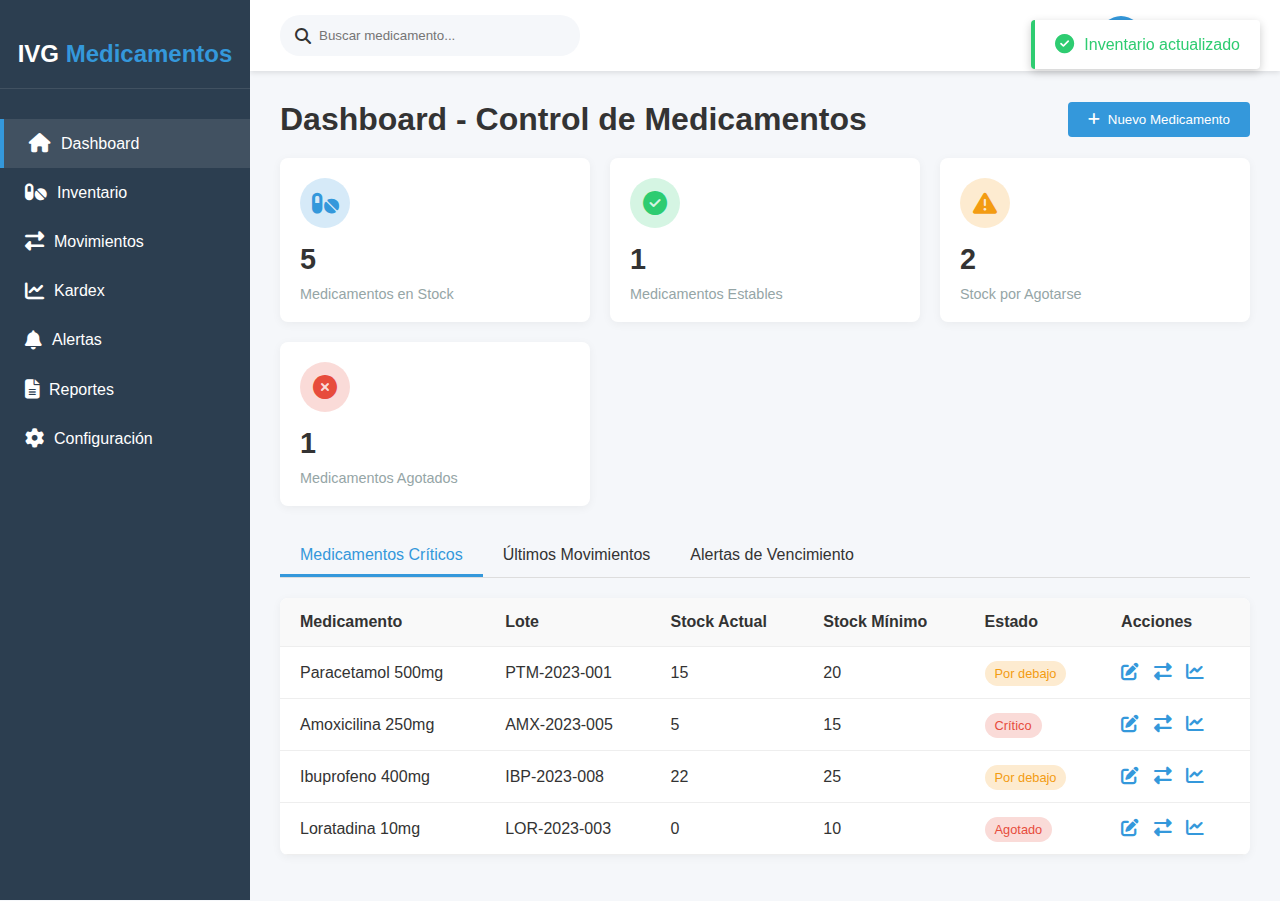
<file: index.html>
<!DOCTYPE html>
<html lang="es">
<head>
    <meta charset="UTF-8">
    <meta name="viewport" content="width=device-width, initial-scale=1.0">
    <title>Sistema de Control de Medicamentos - IVG</title>
    <link rel="stylesheet" href="https://cdnjs.cloudflare.com/ajax/libs/font-awesome/6.4.0/css/all.min.css">
    <link rel="stylesheet" href="style.css">
</head>
<body>
    <!-- Sidebar -->
    <div class="sidebar">
        <div class="logo">
            <h2>IVG <span>Medicamentos</span></h2>
        </div>
        <div class="menu">
            <div class="menu-item active" data-target="dashboard">
                <i class="fas fa-home"></i>
                <span>Dashboard</span>
            </div>
            <div class="menu-item" data-target="inventory">
                <i class="fas fa-pills"></i>
                <span>Inventario</span>
            </div>
            <div class="menu-item" data-target="movements">
                <i class="fas fa-exchange-alt"></i>
                <span>Movimientos</span>
            </div>
            <div class="menu-item" data-target="kardex">
                <i class="fas fa-chart-line"></i>
                <span>Kardex</span>
            </div>
            <div class="menu-item" data-target="alerts">
                <i class="fas fa-bell"></i>
                <span>Alertas</span>
            </div>
            <div class="menu-item" data-target="reports">
                <i class="fas fa-file-alt"></i>
                <span>Reportes</span>
            </div>
            <div class="menu-item" data-target="settings">
                <i class="fas fa-cog"></i>
                <span>Configuración</span>
            </div>
        </div>
    </div>

    <!-- Main Content -->
    <div class="main-content">
        <!-- Header -->
        <div class="header">
            <div style="display: flex; align-items: center;">
                <button class="menu-toggle">
                    <i class="fas fa-bars"></i>
                </button>
                <div class="search-bar">
                    <i class="fas fa-search"></i>
                    <input type="text" placeholder="Buscar medicamento...">
                </div>
            </div>
            <div class="user-info">
                <i class="fas fa-bell" style="margin-right: 20px; color: #777; cursor: pointer;"></i>
                <img src="[data-uri]" alt="User">
                <div>
                    <div style="font-weight: 500;">Administrador</div>
                    <div style="font-size: 0.8rem; color: #777;">Tópico IVG</div>
                </div>
            </div>
        </div>

        <!-- Content Area -->
        <div class="content">
            <!-- Dashboard Section -->
            <div class="page-section active" id="dashboard">
                <div class="page-title">
                    <h1>Dashboard - Control de Medicamentos</h1>
                    <button class="btn btn-primary" id="addMedicationBtn">
                        <i class="fas fa-plus"></i> Nuevo Medicamento
                    </button>
                </div>

                <!-- Stats Cards -->
                <div class="card-container">
                    <div class="card">
                        <div class="card-icon bg-primary">
                            <i class="fas fa-pills"></i>
                        </div>
                        <h3 id="total-medicamentos">0</h3>
                        <p>Medicamentos en Stock</p>
                    </div>
                    <div class="card">
                        <div class="card-icon bg-success">
                            <i class="fas fa-check-circle"></i>
                        </div>
                        <h3 id="medicamentos-estables">0</h3>
                        <p>Medicamentos Estables</p>
                    </div>
                    <div class="card">
                        <div class="card-icon bg-warning">
                            <i class="fas fa-exclamation-triangle"></i>
                        </div>
                        <h3 id="stock-bajo">0</h3>
                        <p>Stock por Agotarse</p>
                    </div>
                    <div class="card">
                        <div class="card-icon bg-danger">
                            <i class="fas fa-times-circle"></i>
                        </div>
                        <h3 id="medicamentos-agotados">0</h3>
                        <p>Medicamentos Agotados</p>
                    </div>
                </div>

                <!-- Tabs -->
                <div class="tabs">
                    <div class="tab active" data-tab="critical">Medicamentos Críticos</div>
                    <div class="tab" data-tab="movements">Últimos Movimientos</div>
                    <div class="tab" data-tab="expiration">Alertas de Vencimiento</div>
                </div>

                <!-- Critical Tab Content -->
                <div class="tab-content active" data-tab-content="critical">
                    <div class="table-container">
                        <table>
                            <thead>
                                <tr>
                                    <th>Medicamento</th>
                                    <th>Lote</th>
                                    <th>Stock Actual</th>
                                    <th>Stock Mínimo</th>
                                    <th>Estado</th>
                                    <th>Acciones</th>
                                </tr>
                            </thead>
                            <tbody id="critical-medications">
                                <!-- Los medicamentos críticos se cargarán aquí -->
                            </tbody>
                        </table>
                    </div>
                </div>

                <!-- Movements Tab Content -->
                <div class="tab-content" data-tab-content="movements">
                    <div class="table-container">
                        <table>
                            <thead>
                                <tr>
                                    <th>Fecha</th>
                                    <th>Medicamento</th>
                                    <th>Tipo</th>
                                    <th>Cantidad</th>
                                    <th>Usuario</th>
                                </tr>
                            </thead>
                            <tbody id="recent-movements">
                                <!-- Los movimientos recientes se cargarán aquí -->
                            </tbody>
                        </table>
                    </div>
                </div>

                <!-- Expiration Tab Content -->
                <div class="tab-content" data-tab-content="expiration">
                    <div class="table-container">
                        <table>
                            <thead>
                                <tr>
                                    <th>Medicamento</th>
                                    <th>Lote</th>
                                    <th>Fecha Vencimiento</th>
                                    <th>Días Restantes</th>
                                    <th>Estado</th>
                                </tr>
                            </thead>
                            <tbody id="expiring-medications">
                                <!-- Los medicamentos por vencer se cargarán aquí -->
                            </tbody>
                        </table>
                    </div>
                </div>
            </div>

            <!-- Inventory Section -->
            <div class="page-section" id="inventory">
                <div class="page-title">
                    <h1>Gestión de Inventario</h1>
                    <button class="btn btn-primary" id="refreshInventoryBtn">
                        <i class="fas fa-sync-alt"></i> Actualizar Inventario
                    </button>
                </div>
                
                <!-- Filtros de Inventario -->
                <div class="form-container">
                    <div class="form-row">
                        <div class="form-group">
                            <label for="filter-category">Filtrar por Categoría</label>
                            <select id="filter-category" class="form-control">
                                <option value="">Todas las categorías</option>
                                <option value="analgesico">Analgésico</option>
                                <option value="antibiotico">Antibiótico</option>
                                <option value="antihistaminico">Antihistamínico</option>
                                <option value="antiinflamatorio">Antiinflamatorio</option>
                                <option value="otros">Otros</option>
                            </select>
                        </div>
                        <div class="form-group">
                            <label for="filter-status">Filtrar por Estado</label>
                            <select id="filter-status" class="form-control">
                                <option value="">Todos los estados</option>
                                <option value="estable">Estable</option>
                                <option value="bajo">Stock Bajo</option>
                                <option value="critico">Crítico</option>
                                <option value="agotado">Agotado</option>
                            </select>
                        </div>
                        <div class="form-group">
                            <label for="search-inventory">Buscar Medicamento</label>
                            <input type="text" id="search-inventory" class="form-control" placeholder="Nombre o lote...">
                        </div>
                    </div>
                    <button class="btn btn-primary" id="applyFiltersBtn">Aplicar Filtros</button>
                    <button class="btn" id="clearFiltersBtn" style="margin-left: 10px;">Limpiar Filtros</button>
                </div>
                
                <!-- Tabla de Inventario -->
                <div class="table-container">
                    <table>
                        <thead>
                            <tr>
                                <th>Nombre</th>
                                <th>Lote</th>
                                <th>Categoría</th>
                                <th>Stock Actual</th>
                                <th>Stock Mínimo</th>
                                <th>Estado</th>
                                <th>Vencimiento</th>
                                <th>Acciones</th>
                            </tr>
                        </thead>
                        <tbody id="inventory-table">
                            <!-- Los medicamentos del inventario se cargarán aquí -->
                        </tbody>
                    </table>
                </div>
            </div>

            <!-- Movements Section -->
            <div class="page-section" id="movements">
                <div class="page-title">
                    <h1>Registro de Movimientos</h1>
                    <button class="btn btn-primary" id="newMovementBtn">
                        <i class="fas fa-exchange-alt"></i> Nuevo Movimiento
                    </button>
                </div>
                
                <!-- Formulario de Movimientos -->
                <div class="form-container" id="movement-form-container">
                    <h3>Registrar Nuevo Movimiento</h3>
                    <div class="form-row">
                        <div class="form-group">
                            <label for="movement-type">Tipo de Movimiento</label>
                            <select id="movement-type" class="form-control">
                                <option value="">Seleccione tipo</option>
                                <option value="entrada">Entrada</option>
                                <option value="salida">Salida</option>
                            </select>
                        </div>
                        <div class="form-group">
                            <label for="movement-medication">Medicamento</label>
                            <select id="movement-medication" class="form-control">
                                <option value="">Seleccione medicamento</option>
                            </select>
                        </div>
                    </div>
                    <div class="form-row">
                        <div class="form-group">
                            <label for="movement-quantity">Cantidad</label>
                            <input type="number" id="movement-quantity" class="form-control" placeholder="0" min="1">
                        </div>
                        <div class="form-group">
                            <label for="movement-date">Fecha</label>
                            <input type="date" id="movement-date" class="form-control">
                        </div>
                    </div>
                    <div class="form-group">
                        <label for="movement-reason">Motivo</label>
                        <input type="text" id="movement-reason" class="form-control" placeholder="Motivo del movimiento...">
                    </div>
                    <button class="btn btn-primary" id="saveMovementBtn">Registrar Movimiento</button>
                </div>
                
                <!-- Tabla de Movimientos -->
                <div class="table-container">
                    <h3>Historial de Movimientos</h3>
                    <div class="form-row" style="margin-bottom: 15px;">
                        <div class="form-group">
                            <label for="filter-movement-date">Filtrar por Fecha</label>
                            <input type="date" id="filter-movement-date" class="form-control">
                        </div>
                        <div class="form-group">
                            <label for="filter-movement-type">Filtrar por Tipo</label>
                            <select id="filter-movement-type" class="form-control">
                                <option value="">Todos los tipos</option>
                                <option value="entrada">Entradas</option>
                                <option value="salida">Salidas</option>
                            </select>
                        </div>
                    </div>
                    <table>
                        <thead>
                            <tr>
                                <th>Fecha</th>
                                <th>Medicamento</th>
                                <th>Lote</th>
                                <th>Tipo</th>
                                <th>Cantidad</th>
                                <th>Motivo</th>
                                <th>Usuario</th>
                            </tr>
                        </thead>
                        <tbody id="movements-table">
                            <!-- Los movimientos se cargarán aquí -->
                        </tbody>
                    </table>
                </div>
            </div>

            <!-- Kardex Section -->
            <div class="page-section" id="kardex">
                <div class="page-title">
                    <h1>Kardex de Medicamentos</h1>
                    <button class="btn btn-primary" id="exportKardexBtn">
                        <i class="fas fa-download"></i> Exportar Reporte
                    </button>
                </div>
                
                <!-- Selección de Medicamento para Kardex -->
                <div class="form-container">
                    <div class="form-row">
                        <div class="form-group">
                            <label for="kardex-medication">Seleccionar Medicamento</label>
                            <select id="kardex-medication" class="form-control">
                                <option value="">Seleccione un medicamento</option>
                            </select>
                        </div>
                        <div class="form-group">
                            <label for="kardex-date-from">Desde</label>
                            <input type="date" id="kardex-date-from" class="form-control">
                        </div>
                        <div class="form-group">
                            <label for="kardex-date-to">Hasta</label>
                            <input type="date" id="kardex-date-to" class="form-control">
                        </div>
                    </div>
                    <button class="btn btn-primary" id="generateKardexBtn">Generar Kardex</button>
                </div>
                
                <!-- Información del Medicamento Seleccionado -->
                <div class="card-container" id="kardex-medication-info" style="display: none;">
                    <div class="card">
                        <h3 id="kardex-med-name">-</h3>
                        <p>Medicamento</p>
                    </div>
                    <div class="card">
                        <h3 id="kardex-med-lote">-</h3>
                        <p>Lote</p>
                    </div>
                    <div class="card">
                        <h3 id="kardex-med-stock">0</h3>
                        <p>Stock Actual</p>
                    </div>
                    <div class="card">
                        <h3 id="kardex-med-min">0</h3>
                        <p>Stock Mínimo</p>
                    </div>
                </div>
                
                <!-- Tabla de Kardex -->
                <div class="table-container" id="kardex-table-container" style="display: none;">
                    <h3>Movimientos del Medicamento</h3>
                    <table>
                        <thead>
                            <tr>
                                <th>Fecha</th>
                                <th>Movimiento</th>
                                <th>Entrada</th>
                                <th>Salida</th>
                                <th>Saldo</th>
                                <th>Motivo</th>
                            </tr>
                        </thead>
                        <tbody id="kardex-table">
                            <!-- Los movimientos del kardex se cargarán aquí -->
                        </tbody>
                    </table>
                </div>
            </div>

            <!-- Alerts Section -->
            <div class="page-section" id="alerts">
                <div class="page-title">
                    <h1>Alertas y Notificaciones</h1>
                    <button class="btn btn-primary" id="configureAlertsBtn">
                        <i class="fas fa-bell"></i> Configurar Alertas
                    </button>
                </div>
                
                <!-- Alertas de Stock Bajo -->
                <div class="card">
                    <h3><i class="fas fa-exclamation-triangle" style="color: var(--warning);"></i> Alertas de Stock Bajo</h3>
                    <div id="low-stock-alerts">
                        <!-- Las alertas de stock bajo se cargarán aquí -->
                    </div>
                </div>
                
                <!-- Alertas de Vencimiento -->
                <div class="card" style="margin-top: 20px;">
                    <h3><i class="fas fa-calendar-times" style="color: var(--danger);"></i> Alertas de Vencimiento</h3>
                    <div id="expiration-alerts">
                        <!-- Las alertas de vencimiento se cargarán aquí -->
                    </div>
                </div>
                
                <!-- Configuración de Alertas -->
                <div class="form-container" id="alerts-config" style="display: none;">
                    <h3>Configuración de Alertas</h3>
                    <div class="form-row">
                        <div class="form-group">
                            <label for="alert-days-before">Días de anticipación para alertas de vencimiento</label>
                            <input type="number" id="alert-days-before" class="form-control" value="30" min="1">
                        </div>
                        <div class="form-group">
                            <label for="alert-low-percentage">Porcentaje para alertas de stock bajo</label>
                            <input type="number" id="alert-low-percentage" class="form-control" value="20" min="1" max="100">
                            <small>Se alertará cuando el stock esté por debajo de este porcentaje del stock mínimo</small>
                        </div>
                    </div>
                    <button class="btn btn-primary" id="saveAlertsConfigBtn">Guardar Configuración</button>
                </div>
            </div>

            <!-- Reports Section -->
            <div class="page-section" id="reports">
                <div class="page-title">
                    <h1>Reportes y Estadísticas</h1>
                    <button class="btn btn-primary" id="generateReportBtn">
                        <i class="fas fa-chart-bar"></i> Generar Reporte
                    </button>
                </div>
                
                <!-- Opciones de Reporte -->
                <div class="card-container">
                    <div class="card report-option" data-report="inventory">
                        <div class="card-icon bg-primary">
                            <i class="fas fa-clipboard-list"></i>
                        </div>
                        <h3>Reporte de Inventario</h3>
                        <p>Reporte completo del inventario actual</p>
                    </div>
                    <div class="card report-option" data-report="movements">
                        <div class="card-icon bg-success">
                            <i class="fas fa-exchange-alt"></i>
                        </div>
                        <h3>Reporte de Movimientos</h3>
                        <p>Movimientos por rango de fechas</p>
                    </div>
                    <div class="card report-option" data-report="consumption">
                        <div class="card-icon bg-warning">
                            <i class="fas fa-chart-line"></i>
                        </div>
                        <h3>Reporte de Consumo</h3>
                        <p>Estadísticas de consumo por medicamento</p>
                    </div>
                    <div class="card report-option" data-report="expiration">
                        <div class="card-icon bg-danger">
                            <i class="fas fa-calendar-times"></i>
                        </div>
                        <h3>Reporte de Vencimientos</h3>
                        <p>Medicamentos próximos a vencer</p>
                    </div>
                </div>
                
                <!-- Parámetros del Reporte -->
                <div class="form-container" id="report-params" style="display: none;">
                    <h3 id="report-params-title">Parámetros del Reporte</h3>
                    <div id="report-params-content">
                        <!-- Los parámetros específicos del reporte se cargarán aquí -->
                    </div>
                    <button class="btn btn-primary" id="generateReportNowBtn">Generar Reporte</button>
                </div>
                
                <!-- Resultado del Reporte -->
                <div class="table-container" id="report-results" style="display: none;">
                    <h3 id="report-results-title">Resultados del Reporte</h3>
                    <div id="report-results-content">
                        <!-- Los resultados del reporte se cargarán aquí -->
                    </div>
                </div>
            </div>

            <!-- Settings Section -->
            <div class="page-section" id="settings">
                <div class="page-title">
                    <h1>Configuración del Sistema</h1>
                    <button class="btn btn-primary" id="saveSettingsBtn">
                        <i class="fas fa-save"></i> Guardar Configuración
                    </button>
                </div>
                
                <!-- Configuración General -->
                <div class="form-container">
                    <h3>Configuración General</h3>
                    <div class="form-row">
                        <div class="form-group">
                            <label for="setting-institution">Nombre de la Institución</label>
                            <input type="text" id="setting-institution" class="form-control" value="Instituto Valle Grande">
                        </div>
                        <div class="form-group">
                            <label for="setting-department">Departamento/Área</label>
                            <input type="text" id="setting-department" class="form-control" value="Tópico Médico">
                        </div>
                    </div>
                    <div class="form-row">
                        <div class="form-group">
                            <label for="setting-backup">Frecuencia de Respaldo</label>
                            <select id="setting-backup" class="form-control">
                                <option value="diario">Diario</option>
                                <option value="semanal" selected>Semanal</option>
                                <option value="mensual">Mensual</option>
                            </select>
                        </div>
                        <div class="form-group">
                            <label for="setting-language">Idioma</label>
                            <select id="setting-language" class="form-control">
                                <option value="es" selected>Español</option>
                                <option value="en">English</option>
                            </select>
                        </div>
                    </div>
                </div>
                
                <!-- Gestión de Usuarios -->
                <div class="form-container">
                    <h3>Gestión de Usuarios</h3>
                    <div class="table-container">
                        <table>
                            <thead>
                                <tr>
                                    <th>Usuario</th>
                                    <th>Rol</th>
                                    <th>Último Acceso</th>
                                    <th>Estado</th>
                                    <th>Acciones</th>
                                </tr>
                            </thead>
                            <tbody id="users-table">
                                <tr>
                                    <td>admin@ivg.edu</td>
                                    <td>Administrador</td>
                                    <td>12/05/2023 14:30</td>
                                    <td><span class="status status-success">Activo</span></td>
                                    <td>
                                        <button class="action-btn"><i class="fas fa-edit"></i></button>
                                        <button class="action-btn"><i class="fas fa-key"></i></button>
                                    </td>
                                </tr>
                                <tr>
                                    <td>enfermera@ivg.edu</td>
                                    <td>Usuario</td>
                                    <td>11/05/2023 09:15</td>
                                    <td><span class="status status-success">Activo</span></td>
                                    <td>
                                        <button class="action-btn"><i class="fas fa-edit"></i></button>
                                        <button class="action-btn"><i class="fas fa-key"></i></button>
                                    </td>
                                </tr>
                            </tbody>
                        </table>
                    </div>
                    <button class="btn btn-primary" style="margin-top: 15px;">
                        <i class="fas fa-user-plus"></i> Agregar Usuario
                    </button>
                </div>
                
                <!-- Respaldo y Restauración -->
                <div class="form-container">
                    <h3>Respaldo y Restauración</h3>
                    <div class="form-row">
                        <div class="form-group">
                            <label>Respaldo de Datos</label>
                            <p>Último respaldo: <span id="last-backup">12/05/2023 02:00</span></p>
                            <button class="btn btn-primary">
                                <i class="fas fa-download"></i> Realizar Respaldo Ahora
                            </button>
                        </div>
                        <div class="form-group">
                            <label>Restaurar Datos</label>
                            <input type="file" id="restore-file" class="form-control">
                            <button class="btn" style="margin-top: 10px;">
                                <i class="fas fa-upload"></i> Restaurar desde Archivo
                            </button>
                        </div>
                    </div>
                </div>
            </div>
        </div>
    </div>

    <!-- Modal for Adding Medication -->
    <div class="modal" id="addMedicationModal">
        <div class="modal-content">
            <div class="modal-header">
                <h2>Agregar Nuevo Medicamento</h2>
                <button class="close-modal">&times;</button>
            </div>
            <div class="form-container" style="box-shadow: none; padding: 0;">
                <div class="form-row">
                    <div class="form-group">
                        <label for="modal-name">Nombre del Medicamento</label>
                        <input type="text" id="modal-name" class="form-control" placeholder="Ej: Paracetamol 500mg">
                    </div>
                    <div class="form-group">
                        <label for="modal-lote">Número de Lote</label>
                        <input type="text" id="modal-lote" class="form-control" placeholder="Ej: PTM-2023-001">
                    </div>
                </div>
                <div class="form-row">
                    <div class="form-group">
                        <label for="modal-quantity">Cantidad</label>
                        <input type="number" id="modal-quantity" class="form-control" placeholder="0" min="0">
                    </div>
                    <div class="form-group">
                        <label for="modal-min-stock">Stock Mínimo</label>
                        <input type="number" id="modal-min-stock" class="form-control" placeholder="0" min="0">
                    </div>
                </div>
                <div class="form-row">
                    <div class="form-group">
                        <label for="modal-expiration">Fecha de Vencimiento</label>
                        <input type="date" id="modal-expiration" class="form-control">
                    </div>
                    <div class="form-group">
                        <label for="modal-category">Categoría</label>
                        <select id="modal-category" class="form-control">
                            <option value="">Seleccionar categoría</option>
                            <option value="analgesico">Analgésico</option>
                            <option value="antibiotico">Antibiótico</option>
                            <option value="antihistaminico">Antihistamínico</option>
                            <option value="antiinflamatorio">Antiinflamatorio</option>
                            <option value="otros">Otros</option>
                        </select>
                    </div>
                </div>
                <button class="btn btn-primary" style="width: 100%;" id="saveMedicationBtn">Guardar Medicamento</button>
            </div>
        </div>
    </div>

    <!-- Notification -->
    <div class="notification" id="notification">
        <i class="fas fa-check-circle"></i>
        <span id="notification-text">Operación realizada con éxito</span>
    </div>

    <script src="3.js"></script>
</body>
</html>
</file>
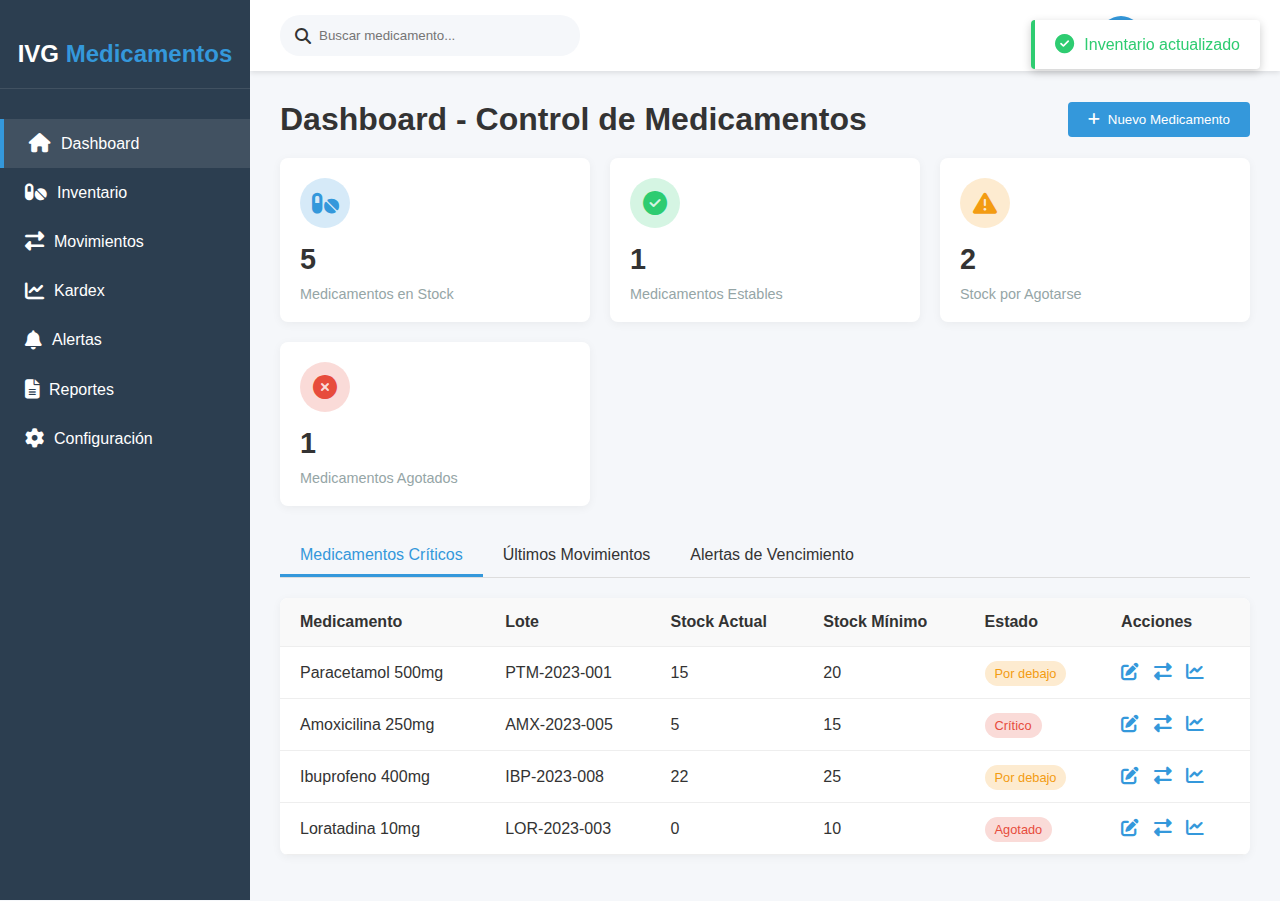
<file: 2.html>
<!DOCTYPE html>
<html lang="es">
<head>
    <meta charset="UTF-8">
    <meta name="viewport" content="width=device-width, initial-scale=1.0">
    <title>Sistema de Control de Medicamentos - IVG</title>
    <link rel="stylesheet" href="https://cdnjs.cloudflare.com/ajax/libs/font-awesome/6.4.0/css/all.min.css">
    <link rel="stylesheet" href="2.css">
</head>
<body>
    <!-- Sidebar -->
    <div class="sidebar">
        <div class="logo">
            <h2>IVG <span>Medicamentos</span></h2>
        </div>
        <div class="menu">
            <div class="menu-item active" data-target="dashboard">
                <i class="fas fa-home"></i>
                <span>Dashboard</span>
            </div>
            <div class="menu-item" data-target="inventory">
                <i class="fas fa-pills"></i>
                <span>Inventario</span>
            </div>
            <div class="menu-item" data-target="movements">
                <i class="fas fa-exchange-alt"></i>
                <span>Movimientos</span>
            </div>
            <div class="menu-item" data-target="kardex">
                <i class="fas fa-chart-line"></i>
                <span>Kardex</span>
            </div>
            <div class="menu-item" data-target="alerts">
                <i class="fas fa-bell"></i>
                <span>Alertas</span>
            </div>
            <div class="menu-item" data-target="reports">
                <i class="fas fa-file-alt"></i>
                <span>Reportes</span>
            </div>
            <div class="menu-item" data-target="settings">
                <i class="fas fa-cog"></i>
                <span>Configuración</span>
            </div>
        </div>
    </div>

    <!-- Main Content -->
    <div class="main-content">
        <!-- Header -->
        <div class="header">
            <div style="display: flex; align-items: center;">
                <button class="menu-toggle">
                    <i class="fas fa-bars"></i>
                </button>
                <div class="search-bar">
                    <i class="fas fa-search"></i>
                    <input type="text" placeholder="Buscar medicamento...">
                </div>
            </div>
            <div class="user-info">
                <i class="fas fa-bell" style="margin-right: 20px; color: #777; cursor: pointer;"></i>
                <img src="[data-uri]" alt="User">
                <div>
                    <div style="font-weight: 500;">Administrador</div>
                    <div style="font-size: 0.8rem; color: #777;">Tópico IVG</div>
                </div>
            </div>
        </div>

        <!-- Content Area -->
        <div class="content">
            <!-- Dashboard Section -->
            <div class="page-section active" id="dashboard">
                <div class="page-title">
                    <h1>Dashboard - Control de Medicamentos</h1>
                    <button class="btn btn-primary" id="addMedicationBtn">
                        <i class="fas fa-plus"></i> Nuevo Medicamento
                    </button>
                </div>

                <!-- Stats Cards -->
                <div class="card-container">
                    <div class="card">
                        <div class="card-icon bg-primary">
                            <i class="fas fa-pills"></i>
                        </div>
                        <h3 id="total-medicamentos">0</h3>
                        <p>Medicamentos en Stock</p>
                    </div>
                    <div class="card">
                        <div class="card-icon bg-success">
                            <i class="fas fa-check-circle"></i>
                        </div>
                        <h3 id="medicamentos-estables">0</h3>
                        <p>Medicamentos Estables</p>
                    </div>
                    <div class="card">
                        <div class="card-icon bg-warning">
                            <i class="fas fa-exclamation-triangle"></i>
                        </div>
                        <h3 id="stock-bajo">0</h3>
                        <p>Stock por Agotarse</p>
                    </div>
                    <div class="card">
                        <div class="card-icon bg-danger">
                            <i class="fas fa-times-circle"></i>
                        </div>
                        <h3 id="medicamentos-agotados">0</h3>
                        <p>Medicamentos Agotados</p>
                    </div>
                </div>

                <!-- Tabs -->
                <div class="tabs">
                    <div class="tab active" data-tab="critical">Medicamentos Críticos</div>
                    <div class="tab" data-tab="movements">Últimos Movimientos</div>
                    <div class="tab" data-tab="expiration">Alertas de Vencimiento</div>
                </div>

                <!-- Critical Tab Content -->
                <div class="tab-content active" data-tab-content="critical">
                    <div class="table-container">
                        <table>
                            <thead>
                                <tr>
                                    <th>Medicamento</th>
                                    <th>Lote</th>
                                    <th>Stock Actual</th>
                                    <th>Stock Mínimo</th>
                                    <th>Estado</th>
                                    <th>Acciones</th>
                                </tr>
                            </thead>
                            <tbody id="critical-medications">
                                <!-- Los medicamentos críticos se cargarán aquí -->
                            </tbody>
                        </table>
                    </div>
                </div>

                <!-- Movements Tab Content -->
                <div class="tab-content" data-tab-content="movements">
                    <div class="table-container">
                        <table>
                            <thead>
                                <tr>
                                    <th>Fecha</th>
                                    <th>Medicamento</th>
                                    <th>Tipo</th>
                                    <th>Cantidad</th>
                                    <th>Usuario</th>
                                </tr>
                            </thead>
                            <tbody id="recent-movements">
                                <!-- Los movimientos recientes se cargarán aquí -->
                            </tbody>
                        </table>
                    </div>
                </div>

                <!-- Expiration Tab Content -->
                <div class="tab-content" data-tab-content="expiration">
                    <div class="table-container">
                        <table>
                            <thead>
                                <tr>
                                    <th>Medicamento</th>
                                    <th>Lote</th>
                                    <th>Fecha Vencimiento</th>
                                    <th>Días Restantes</th>
                                    <th>Estado</th>
                                </tr>
                            </thead>
                            <tbody id="expiring-medications">
                                <!-- Los medicamentos por vencer se cargarán aquí -->
                            </tbody>
                        </table>
                    </div>
                </div>
            </div>

            <!-- Inventory Section -->
            <div class="page-section" id="inventory">
                <div class="page-title">
                    <h1>Gestión de Inventario</h1>
                    <button class="btn btn-primary" id="refreshInventoryBtn">
                        <i class="fas fa-sync-alt"></i> Actualizar Inventario
                    </button>
                </div>
                
                <!-- Filtros de Inventario -->
                <div class="form-container">
                    <div class="form-row">
                        <div class="form-group">
                            <label for="filter-category">Filtrar por Categoría</label>
                            <select id="filter-category" class="form-control">
                                <option value="">Todas las categorías</option>
                                <option value="analgesico">Analgésico</option>
                                <option value="antibiotico">Antibiótico</option>
                                <option value="antihistaminico">Antihistamínico</option>
                                <option value="antiinflamatorio">Antiinflamatorio</option>
                                <option value="otros">Otros</option>
                            </select>
                        </div>
                        <div class="form-group">
                            <label for="filter-status">Filtrar por Estado</label>
                            <select id="filter-status" class="form-control">
                                <option value="">Todos los estados</option>
                                <option value="estable">Estable</option>
                                <option value="bajo">Stock Bajo</option>
                                <option value="critico">Crítico</option>
                                <option value="agotado">Agotado</option>
                            </select>
                        </div>
                        <div class="form-group">
                            <label for="search-inventory">Buscar Medicamento</label>
                            <input type="text" id="search-inventory" class="form-control" placeholder="Nombre o lote...">
                        </div>
                    </div>
                    <button class="btn btn-primary" id="applyFiltersBtn">Aplicar Filtros</button>
                    <button class="btn" id="clearFiltersBtn" style="margin-left: 10px;">Limpiar Filtros</button>
                </div>
                
                <!-- Tabla de Inventario -->
                <div class="table-container">
                    <table>
                        <thead>
                            <tr>
                                <th>Nombre</th>
                                <th>Lote</th>
                                <th>Categoría</th>
                                <th>Stock Actual</th>
                                <th>Stock Mínimo</th>
                                <th>Estado</th>
                                <th>Vencimiento</th>
                                <th>Acciones</th>
                            </tr>
                        </thead>
                        <tbody id="inventory-table">
                            <!-- Los medicamentos del inventario se cargarán aquí -->
                        </tbody>
                    </table>
                </div>
            </div>

            <!-- Movements Section -->
            <div class="page-section" id="movements">
                <div class="page-title">
                    <h1>Registro de Movimientos</h1>
                    <button class="btn btn-primary" id="newMovementBtn">
                        <i class="fas fa-exchange-alt"></i> Nuevo Movimiento
                    </button>
                </div>
                
                <!-- Formulario de Movimientos -->
                <div class="form-container" id="movement-form-container">
                    <h3>Registrar Nuevo Movimiento</h3>
                    <div class="form-row">
                        <div class="form-group">
                            <label for="movement-type">Tipo de Movimiento</label>
                            <select id="movement-type" class="form-control">
                                <option value="">Seleccione tipo</option>
                                <option value="entrada">Entrada</option>
                                <option value="salida">Salida</option>
                            </select>
                        </div>
                        <div class="form-group">
                            <label for="movement-medication">Medicamento</label>
                            <select id="movement-medication" class="form-control">
                                <option value="">Seleccione medicamento</option>
                            </select>
                        </div>
                    </div>
                    <div class="form-row">
                        <div class="form-group">
                            <label for="movement-quantity">Cantidad</label>
                            <input type="number" id="movement-quantity" class="form-control" placeholder="0" min="1">
                        </div>
                        <div class="form-group">
                            <label for="movement-date">Fecha</label>
                            <input type="date" id="movement-date" class="form-control">
                        </div>
                    </div>
                    <div class="form-group">
                        <label for="movement-reason">Motivo</label>
                        <input type="text" id="movement-reason" class="form-control" placeholder="Motivo del movimiento...">
                    </div>
                    <button class="btn btn-primary" id="saveMovementBtn">Registrar Movimiento</button>
                </div>
                
                <!-- Tabla de Movimientos -->
                <div class="table-container">
                    <h3>Historial de Movimientos</h3>
                    <div class="form-row" style="margin-bottom: 15px;">
                        <div class="form-group">
                            <label for="filter-movement-date">Filtrar por Fecha</label>
                            <input type="date" id="filter-movement-date" class="form-control">
                        </div>
                        <div class="form-group">
                            <label for="filter-movement-type">Filtrar por Tipo</label>
                            <select id="filter-movement-type" class="form-control">
                                <option value="">Todos los tipos</option>
                                <option value="entrada">Entradas</option>
                                <option value="salida">Salidas</option>
                            </select>
                        </div>
                    </div>
                    <table>
                        <thead>
                            <tr>
                                <th>Fecha</th>
                                <th>Medicamento</th>
                                <th>Lote</th>
                                <th>Tipo</th>
                                <th>Cantidad</th>
                                <th>Motivo</th>
                                <th>Usuario</th>
                            </tr>
                        </thead>
                        <tbody id="movements-table">
                            <!-- Los movimientos se cargarán aquí -->
                        </tbody>
                    </table>
                </div>
            </div>

            <!-- Kardex Section -->
            <div class="page-section" id="kardex">
                <div class="page-title">
                    <h1>Kardex de Medicamentos</h1>
                    <button class="btn btn-primary" id="exportKardexBtn">
                        <i class="fas fa-download"></i> Exportar Reporte
                    </button>
                </div>
                
                <!-- Selección de Medicamento para Kardex -->
                <div class="form-container">
                    <div class="form-row">
                        <div class="form-group">
                            <label for="kardex-medication">Seleccionar Medicamento</label>
                            <select id="kardex-medication" class="form-control">
                                <option value="">Seleccione un medicamento</option>
                            </select>
                        </div>
                        <div class="form-group">
                            <label for="kardex-date-from">Desde</label>
                            <input type="date" id="kardex-date-from" class="form-control">
                        </div>
                        <div class="form-group">
                            <label for="kardex-date-to">Hasta</label>
                            <input type="date" id="kardex-date-to" class="form-control">
                        </div>
                    </div>
                    <button class="btn btn-primary" id="generateKardexBtn">Generar Kardex</button>
                </div>
                
                <!-- Información del Medicamento Seleccionado -->
                <div class="card-container" id="kardex-medication-info" style="display: none;">
                    <div class="card">
                        <h3 id="kardex-med-name">-</h3>
                        <p>Medicamento</p>
                    </div>
                    <div class="card">
                        <h3 id="kardex-med-lote">-</h3>
                        <p>Lote</p>
                    </div>
                    <div class="card">
                        <h3 id="kardex-med-stock">0</h3>
                        <p>Stock Actual</p>
                    </div>
                    <div class="card">
                        <h3 id="kardex-med-min">0</h3>
                        <p>Stock Mínimo</p>
                    </div>
                </div>
                
                <!-- Tabla de Kardex -->
                <div class="table-container" id="kardex-table-container" style="display: none;">
                    <h3>Movimientos del Medicamento</h3>
                    <table>
                        <thead>
                            <tr>
                                <th>Fecha</th>
                                <th>Movimiento</th>
                                <th>Entrada</th>
                                <th>Salida</th>
                                <th>Saldo</th>
                                <th>Motivo</th>
                            </tr>
                        </thead>
                        <tbody id="kardex-table">
                            <!-- Los movimientos del kardex se cargarán aquí -->
                        </tbody>
                    </table>
                </div>
            </div>

            <!-- Alerts Section -->
            <div class="page-section" id="alerts">
                <div class="page-title">
                    <h1>Alertas y Notificaciones</h1>
                    <button class="btn btn-primary" id="configureAlertsBtn">
                        <i class="fas fa-bell"></i> Configurar Alertas
                    </button>
                </div>
                
                <!-- Alertas de Stock Bajo -->
                <div class="card">
                    <h3><i class="fas fa-exclamation-triangle" style="color: var(--warning);"></i> Alertas de Stock Bajo</h3>
                    <div id="low-stock-alerts">
                        <!-- Las alertas de stock bajo se cargarán aquí -->
                    </div>
                </div>
                
                <!-- Alertas de Vencimiento -->
                <div class="card" style="margin-top: 20px;">
                    <h3><i class="fas fa-calendar-times" style="color: var(--danger);"></i> Alertas de Vencimiento</h3>
                    <div id="expiration-alerts">
                        <!-- Las alertas de vencimiento se cargarán aquí -->
                    </div>
                </div>
                
                <!-- Configuración de Alertas -->
                <div class="form-container" id="alerts-config" style="display: none;">
                    <h3>Configuración de Alertas</h3>
                    <div class="form-row">
                        <div class="form-group">
                            <label for="alert-days-before">Días de anticipación para alertas de vencimiento</label>
                            <input type="number" id="alert-days-before" class="form-control" value="30" min="1">
                        </div>
                        <div class="form-group">
                            <label for="alert-low-percentage">Porcentaje para alertas de stock bajo</label>
                            <input type="number" id="alert-low-percentage" class="form-control" value="20" min="1" max="100">
                            <small>Se alertará cuando el stock esté por debajo de este porcentaje del stock mínimo</small>
                        </div>
                    </div>
                    <button class="btn btn-primary" id="saveAlertsConfigBtn">Guardar Configuración</button>
                </div>
            </div>

            <!-- Reports Section -->
            <div class="page-section" id="reports">
                <div class="page-title">
                    <h1>Reportes y Estadísticas</h1>
                    <button class="btn btn-primary" id="generateReportBtn">
                        <i class="fas fa-chart-bar"></i> Generar Reporte
                    </button>
                </div>
                
                <!-- Opciones de Reporte -->
                <div class="card-container">
                    <div class="card report-option" data-report="inventory">
                        <div class="card-icon bg-primary">
                            <i class="fas fa-clipboard-list"></i>
                        </div>
                        <h3>Reporte de Inventario</h3>
                        <p>Reporte completo del inventario actual</p>
                    </div>
                    <div class="card report-option" data-report="movements">
                        <div class="card-icon bg-success">
                            <i class="fas fa-exchange-alt"></i>
                        </div>
                        <h3>Reporte de Movimientos</h3>
                        <p>Movimientos por rango de fechas</p>
                    </div>
                    <div class="card report-option" data-report="consumption">
                        <div class="card-icon bg-warning">
                            <i class="fas fa-chart-line"></i>
                        </div>
                        <h3>Reporte de Consumo</h3>
                        <p>Estadísticas de consumo por medicamento</p>
                    </div>
                    <div class="card report-option" data-report="expiration">
                        <div class="card-icon bg-danger">
                            <i class="fas fa-calendar-times"></i>
                        </div>
                        <h3>Reporte de Vencimientos</h3>
                        <p>Medicamentos próximos a vencer</p>
                    </div>
                </div>
                
                <!-- Parámetros del Reporte -->
                <div class="form-container" id="report-params" style="display: none;">
                    <h3 id="report-params-title">Parámetros del Reporte</h3>
                    <div id="report-params-content">
                        <!-- Los parámetros específicos del reporte se cargarán aquí -->
                    </div>
                    <button class="btn btn-primary" id="generateReportNowBtn">Generar Reporte</button>
                </div>
                
                <!-- Resultado del Reporte -->
                <div class="table-container" id="report-results" style="display: none;">
                    <h3 id="report-results-title">Resultados del Reporte</h3>
                    <div id="report-results-content">
                        <!-- Los resultados del reporte se cargarán aquí -->
                    </div>
                </div>
            </div>

            <!-- Settings Section -->
            <div class="page-section" id="settings">
                <div class="page-title">
                    <h1>Configuración del Sistema</h1>
                    <button class="btn btn-primary" id="saveSettingsBtn">
                        <i class="fas fa-save"></i> Guardar Configuración
                    </button>
                </div>
                
                <!-- Configuración General -->
                <div class="form-container">
                    <h3>Configuración General</h3>
                    <div class="form-row">
                        <div class="form-group">
                            <label for="setting-institution">Nombre de la Institución</label>
                            <input type="text" id="setting-institution" class="form-control" value="Instituto Valle Grande">
                        </div>
                        <div class="form-group">
                            <label for="setting-department">Departamento/Área</label>
                            <input type="text" id="setting-department" class="form-control" value="Tópico Médico">
                        </div>
                    </div>
                    <div class="form-row">
                        <div class="form-group">
                            <label for="setting-backup">Frecuencia de Respaldo</label>
                            <select id="setting-backup" class="form-control">
                                <option value="diario">Diario</option>
                                <option value="semanal" selected>Semanal</option>
                                <option value="mensual">Mensual</option>
                            </select>
                        </div>
                        <div class="form-group">
                            <label for="setting-language">Idioma</label>
                            <select id="setting-language" class="form-control">
                                <option value="es" selected>Español</option>
                                <option value="en">English</option>
                            </select>
                        </div>
                    </div>
                </div>
                
                <!-- Gestión de Usuarios -->
                <div class="form-container">
                    <h3>Gestión de Usuarios</h3>
                    <div class="table-container">
                        <table>
                            <thead>
                                <tr>
                                    <th>Usuario</th>
                                    <th>Rol</th>
                                    <th>Último Acceso</th>
                                    <th>Estado</th>
                                    <th>Acciones</th>
                                </tr>
                            </thead>
                            <tbody id="users-table">
                                <tr>
                                    <td>admin@ivg.edu</td>
                                    <td>Administrador</td>
                                    <td>12/05/2023 14:30</td>
                                    <td><span class="status status-success">Activo</span></td>
                                    <td>
                                        <button class="action-btn"><i class="fas fa-edit"></i></button>
                                        <button class="action-btn"><i class="fas fa-key"></i></button>
                                    </td>
                                </tr>
                                <tr>
                                    <td>enfermera@ivg.edu</td>
                                    <td>Usuario</td>
                                    <td>11/05/2023 09:15</td>
                                    <td><span class="status status-success">Activo</span></td>
                                    <td>
                                        <button class="action-btn"><i class="fas fa-edit"></i></button>
                                        <button class="action-btn"><i class="fas fa-key"></i></button>
                                    </td>
                                </tr>
                            </tbody>
                        </table>
                    </div>
                    <button class="btn btn-primary" style="margin-top: 15px;">
                        <i class="fas fa-user-plus"></i> Agregar Usuario
                    </button>
                </div>
                
                <!-- Respaldo y Restauración -->
                <div class="form-container">
                    <h3>Respaldo y Restauración</h3>
                    <div class="form-row">
                        <div class="form-group">
                            <label>Respaldo de Datos</label>
                            <p>Último respaldo: <span id="last-backup">12/05/2023 02:00</span></p>
                            <button class="btn btn-primary">
                                <i class="fas fa-download"></i> Realizar Respaldo Ahora
                            </button>
                        </div>
                        <div class="form-group">
                            <label>Restaurar Datos</label>
                            <input type="file" id="restore-file" class="form-control">
                            <button class="btn" style="margin-top: 10px;">
                                <i class="fas fa-upload"></i> Restaurar desde Archivo
                            </button>
                        </div>
                    </div>
                </div>
            </div>
        </div>
    </div>

    <!-- Modal for Adding Medication -->
    <div class="modal" id="addMedicationModal">
        <div class="modal-content">
            <div class="modal-header">
                <h2>Agregar Nuevo Medicamento</h2>
                <button class="close-modal">&times;</button>
            </div>
            <div class="form-container" style="box-shadow: none; padding: 0;">
                <div class="form-row">
                    <div class="form-group">
                        <label for="modal-name">Nombre del Medicamento</label>
                        <input type="text" id="modal-name" class="form-control" placeholder="Ej: Paracetamol 500mg">
                    </div>
                    <div class="form-group">
                        <label for="modal-lote">Número de Lote</label>
                        <input type="text" id="modal-lote" class="form-control" placeholder="Ej: PTM-2023-001">
                    </div>
                </div>
                <div class="form-row">
                    <div class="form-group">
                        <label for="modal-quantity">Cantidad</label>
                        <input type="number" id="modal-quantity" class="form-control" placeholder="0" min="0">
                    </div>
                    <div class="form-group">
                        <label for="modal-min-stock">Stock Mínimo</label>
                        <input type="number" id="modal-min-stock" class="form-control" placeholder="0" min="0">
                    </div>
                </div>
                <div class="form-row">
                    <div class="form-group">
                        <label for="modal-expiration">Fecha de Vencimiento</label>
                        <input type="date" id="modal-expiration" class="form-control">
                    </div>
                    <div class="form-group">
                        <label for="modal-category">Categoría</label>
                        <select id="modal-category" class="form-control">
                            <option value="">Seleccionar categoría</option>
                            <option value="analgesico">Analgésico</option>
                            <option value="antibiotico">Antibiótico</option>
                            <option value="antihistaminico">Antihistamínico</option>
                            <option value="antiinflamatorio">Antiinflamatorio</option>
                            <option value="otros">Otros</option>
                        </select>
                    </div>
                </div>
                <button class="btn btn-primary" style="width: 100%;" id="saveMedicationBtn">Guardar Medicamento</button>
            </div>
        </div>
    </div>

    <!-- Notification -->
    <div class="notification" id="notification">
        <i class="fas fa-check-circle"></i>
        <span id="notification-text">Operación realizada con éxito</span>
    </div>

    <script src="3.js"></script>
</body>
</html>
</file>
<file: style.css>
/* CSS separado - Estilos principales */
:root {
    --primary: #2c3e50;
    --secondary: #3498db;
    --accent: #e74c3c;
    --light: #ecf0f1;
    --dark: #2c3e50;
    --success: #2ecc71;
    --warning: #f39c12;
    --danger: #e74c3c;
    --gray: #95a5a6;
}

* {
    margin: 0;
    padding: 0;
    box-sizing: border-box;
    font-family: 'Segoe UI', Tahoma, Geneva, Verdana, sans-serif;
}

body {
    background-color: #f5f7fa;
    color: #333;
    display: flex;
    min-height: 100vh;
    overflow-x: hidden;
}

/* Sidebar */
.sidebar {
    width: 250px;
    background: var(--primary);
    color: white;
    padding: 20px 0;
    transition: all 0.3s ease;
    z-index: 1000;
    position: fixed;
    height: 100vh;
    overflow-y: auto;
}

.logo {
    text-align: center;
    padding: 20px 0;
    border-bottom: 1px solid rgba(255, 255, 255, 0.1);
}

.logo h2 {
    font-size: 1.5rem;
    color: white;
}

.logo span {
    color: var(--secondary);
}

.menu {
    margin-top: 30px;
}

.menu-item {
    padding: 15px 25px;
    display: flex;
    align-items: center;
    cursor: pointer;
    transition: all 0.3s;
}

.menu-item:hover, .menu-item.active {
    background: rgba(255, 255, 255, 0.1);
    border-left: 4px solid var(--secondary);
}

.menu-item i {
    margin-right: 10px;
    font-size: 1.2rem;
}

/* Main Content */
.main-content {
    flex: 1;
    display: flex;
    flex-direction: column;
    margin-left: 250px;
    transition: margin-left 0.3s ease;
}

/* Header */
.header {
    background: white;
    padding: 15px 30px;
    display: flex;
    justify-content: space-between;
    align-items: center;
    box-shadow: 0 2px 5px rgba(0, 0, 0, 0.1);
    position: sticky;
    top: 0;
    z-index: 900;
}

.search-bar {
    display: flex;
    align-items: center;
    background: #f5f7fa;
    border-radius: 20px;
    padding: 5px 15px;
    width: 300px;
    transition: all 0.3s;
}

.search-bar:focus-within {
    box-shadow: 0 0 0 2px var(--secondary);
}

.search-bar input {
    border: none;
    background: transparent;
    padding: 8px;
    width: 100%;
    outline: none;
}

.user-info {
    display: flex;
    align-items: center;
}

.user-info img {
    width: 40px;
    height: 40px;
    border-radius: 50%;
    margin-right: 10px;
    background: var(--secondary);
    padding: 5px;
}

/* Content Area */
.content {
    padding: 30px;
    overflow-y: auto;
    height: calc(100vh - 70px);
}

.page-title {
    margin-bottom: 20px;
    display: flex;
    justify-content: space-between;
    align-items: center;
    animation: fadeIn 0.5s ease;
}

.btn {
    padding: 10px 20px;
    border: none;
    border-radius: 4px;
    cursor: pointer;
    font-weight: 500;
    transition: all 0.3s;
    display: inline-flex;
    align-items: center;
    justify-content: center;
}

.btn i {
    margin-right: 8px;
}

.btn-primary {
    background: var(--secondary);
    color: white;
}

.btn-primary:hover {
    background: #2980b9;
    transform: translateY(-2px);
    box-shadow: 0 4px 8px rgba(0, 0, 0, 0.1);
}

.btn-success {
    background: var(--success);
    color: white;
}

.btn-warning {
    background: var(--warning);
    color: white;
}

.btn-danger {
    background: var(--danger);
    color: white;
}

/* Dashboard Cards */
.card-container {
    display: grid;
    grid-template-columns: repeat(auto-fill, minmax(250px, 1fr));
    gap: 20px;
    margin-bottom: 30px;
}

.card {
    background: white;
    border-radius: 8px;
    padding: 20px;
    box-shadow: 0 2px 10px rgba(0, 0, 0, 0.05);
    transition: all 0.3s ease;
    animation: slideUp 0.5s ease;
}

.card:hover {
    transform: translateY(-5px);
    box-shadow: 0 8px 16px rgba(0, 0, 0, 0.1);
}

.card-icon {
    width: 50px;
    height: 50px;
    border-radius: 50%;
    display: flex;
    align-items: center;
    justify-content: center;
    font-size: 1.5rem;
    margin-bottom: 15px;
}

.bg-primary {
    background: rgba(52, 152, 219, 0.2);
    color: var(--secondary);
}

.bg-success {
    background: rgba(46, 204, 113, 0.2);
    color: var(--success);
}

.bg-warning {
    background: rgba(243, 156, 18, 0.2);
    color: var(--warning);
}

.bg-danger {
    background: rgba(231, 76, 60, 0.2);
    color: var(--danger);
}

.card h3 {
    font-size: 1.8rem;
    margin: 10px 0;
}

.card p {
    color: var(--gray);
    font-size: 0.9rem;
}

/* Tables */
.table-container {
    background: white;
    border-radius: 8px;
    overflow: hidden;
    box-shadow: 0 2px 10px rgba(0, 0, 0, 0.05);
    margin-bottom: 30px;
    animation: fadeIn 0.8s ease;
}

table {
    width: 100%;
    border-collapse: collapse;
}

th, td {
    padding: 15px 20px;
    text-align: left;
    border-bottom: 1px solid #eee;
}

th {
    background: #f9f9f9;
    font-weight: 600;
}

tr {
    transition: background 0.3s;
}

tr:hover {
    background: #f9f9f9;
}

.status {
    padding: 5px 10px;
    border-radius: 20px;
    font-size: 0.8rem;
    font-weight: 500;
}

.status-success {
    background: rgba(46, 204, 113, 0.2);
    color: var(--success);
}

.status-warning {
    background: rgba(243, 156, 18, 0.2);
    color: var(--warning);
}

.status-danger {
    background: rgba(231, 76, 60, 0.2);
    color: var(--danger);
}

.action-btn {
    background: transparent;
    border: none;
    cursor: pointer;
    margin-right: 10px;
    color: var(--secondary);
    font-size: 1.1rem;
    transition: all 0.3s;
}

.action-btn:hover {
    color: var(--primary);
    transform: scale(1.1);
}

/* Forms */
.form-container {
    background: white;
    border-radius: 8px;
    padding: 30px;
    box-shadow: 0 2px 10px rgba(0, 0, 0, 0.05);
    margin-bottom: 30px;
    animation: slideUp 0.5s ease;
}

.form-group {
    margin-bottom: 20px;
}

.form-group label {
    display: block;
    margin-bottom: 8px;
    font-weight: 500;
}

.form-control {
    width: 100%;
    padding: 12px 15px;
    border: 1px solid #ddd;
    border-radius: 4px;
    font-size: 1rem;
    transition: all 0.3s;
}

.form-control:focus {
    border-color: var(--secondary);
    box-shadow: 0 0 0 2px rgba(52, 152, 219, 0.2);
}

.form-row {
    display: flex;
    gap: 20px;
}

.form-row .form-group {
    flex: 1;
}

/* Tabs */
.tabs {
    display: flex;
    border-bottom: 1px solid #ddd;
    margin-bottom: 20px;
}

.tab {
    padding: 10px 20px;
    cursor: pointer;
    border-bottom: 3px solid transparent;
    transition: all 0.3s;
}

.tab.active {
    border-bottom: 3px solid var(--secondary);
    color: var(--secondary);
    font-weight: 500;
}

.tab:hover:not(.active) {
    border-bottom: 3px solid rgba(52, 152, 219, 0.5);
}

.tab-content {
    display: none;
    animation: fadeIn 0.5s ease;
}

.tab-content.active {
    display: block;
}

/* Modal */
.modal {
    display: none;
    position: fixed;
    top: 0;
    left: 0;
    width: 100%;
    height: 100%;
    background: rgba(0, 0, 0, 0.5);
    z-index: 2000;
    justify-content: center;
    align-items: center;
    opacity: 0;
    transition: opacity 0.3s ease;
}

.modal.active {
    display: flex;
    opacity: 1;
}

.modal-content {
    background: white;
    border-radius: 8px;
    width: 90%;
    max-width: 600px;
    padding: 30px;
    box-shadow: 0 5px 20px rgba(0, 0, 0, 0.2);
    transform: translateY(-50px);
    opacity: 0;
    transition: all 0.3s ease;
}

.modal.active .modal-content {
    transform: translateY(0);
    opacity: 1;
}

.modal-header {
    display: flex;
    justify-content: space-between;
    align-items: center;
    margin-bottom: 20px;
    padding-bottom: 15px;
    border-bottom: 1px solid #eee;
}

.close-modal {
    background: transparent;
    border: none;
    font-size: 1.5rem;
    cursor: pointer;
    color: var(--gray);
    transition: color 0.3s;
}

.close-modal:hover {
    color: var(--danger);
}

/* Alert Styles */
.alert-item {
    padding: 15px;
    margin-bottom: 10px;
    border-radius: 4px;
    display: flex;
    justify-content: space-between;
    align-items: center;
}

.alert-low-stock {
    background: rgba(243, 156, 18, 0.1);
    border-left: 4px solid var(--warning);
}

.alert-expiration {
    background: rgba(231, 76, 60, 0.1);
    border-left: 4px solid var(--danger);
}

.alert-info {
    flex: 1;
}

.alert-actions {
    display: flex;
    gap: 10px;
}

/* Report Options */
.report-option {
    cursor: pointer;
    transition: all 0.3s;
}

.report-option:hover {
    transform: translateY(-5px);
    box-shadow: 0 8px 16px rgba(0, 0, 0, 0.1);
}

.report-option.active {
    border: 2px solid var(--secondary);
}

/* Responsive */
@media (max-width: 992px) {
    .sidebar {
        transform: translateX(-100%);
        width: 250px;
    }
    
    .sidebar.active {
        transform: translateX(0);
    }
    
    .main-content {
        margin-left: 0;
    }
    
    .sidebar .menu-item span {
        display: inline;
    }
    
    .menu-toggle {
        display: block;
    }
}

@media (max-width: 768px) {
    .card-container {
        grid-template-columns: 1fr;
    }
    
    .form-row {
        flex-direction: column;
        gap: 0;
    }
    
    .search-bar {
        width: 200px;
    }
    
    .page-title {
        flex-direction: column;
        align-items: flex-start;
    }
    
    .page-title h1 {
        margin-bottom: 15px;
    }
}

/* Animaciones */
@keyframes fadeIn {
    from {
        opacity: 0;
    }
    to {
        opacity: 1;
    }
}

@keyframes slideUp {
    from {
        transform: translateY(20px);
        opacity: 0;
    }
    to {
        transform: translateY(0);
        opacity: 1;
    }
}

@keyframes slideInLeft {
    from {
        transform: translateX(-20px);
        opacity: 0;
    }
    to {
        transform: translateX(0);
        opacity: 1;
    }
}

/* Menu Toggle Button */
.menu-toggle {
    display: none;
    background: transparent;
    border: none;
    font-size: 1.5rem;
    cursor: pointer;
    color: var(--dark);
    margin-right: 15px;
}

@media (max-width: 992px) {
    .menu-toggle {
        display: block;
    }
}

/* Page Sections */
.page-section {
    display: none;
    animation: fadeIn 0.5s ease;
}

.page-section.active {
    display: block;
}

/* Loading animation */
.loader {
    display: inline-block;
    width: 20px;
    height: 20px;
    border: 3px solid rgba(255,255,255,.3);
    border-radius: 50%;
    border-top-color: white;
    animation: spin 1s ease-in-out infinite;
}

@keyframes spin {
    to { transform: rotate(360deg); }
}

/* Notification */
.notification {
    position: fixed;
    top: 20px;
    right: 20px;
    padding: 15px 20px;
    border-radius: 4px;
    background: white;
    box-shadow: 0 3px 10px rgba(0, 0, 0, 0.2);
    display: flex;
    align-items: center;
    transform: translateX(100%);
    opacity: 0;
    transition: all 0.3s ease;
    z-index: 3000;
}

.notification.show {
    transform: translateX(0);
    opacity: 1;
}

.notification i {
    margin-right: 10px;
    font-size: 1.2rem;
}

.notification.success {
    border-left: 4px solid var(--success);
    color: var(--success);
}

.notification.error {
    border-left: 4px solid var(--danger);
    color: var(--danger);
}

/* Small screens adjustments */
@media (max-width: 576px) {
    .content {
        padding: 15px;
    }
    
    .card-container {
        grid-template-columns: 1fr;
    }
    
    .table-container {
        overflow-x: auto;
    }
    
    table {
        min-width: 600px;
    }
}
</file>
<file: 2.css>
/* CSS separado - Estilos principales */
:root {
    --primary: #2c3e50;
    --secondary: #3498db;
    --accent: #e74c3c;
    --light: #ecf0f1;
    --dark: #2c3e50;
    --success: #2ecc71;
    --warning: #f39c12;
    --danger: #e74c3c;
    --gray: #95a5a6;
}

* {
    margin: 0;
    padding: 0;
    box-sizing: border-box;
    font-family: 'Segoe UI', Tahoma, Geneva, Verdana, sans-serif;
}

body {
    background-color: #f5f7fa;
    color: #333;
    display: flex;
    min-height: 100vh;
    overflow-x: hidden;
}

/* Sidebar */
.sidebar {
    width: 250px;
    background: var(--primary);
    color: white;
    padding: 20px 0;
    transition: all 0.3s ease;
    z-index: 1000;
    position: fixed;
    height: 100vh;
    overflow-y: auto;
}

.logo {
    text-align: center;
    padding: 20px 0;
    border-bottom: 1px solid rgba(255, 255, 255, 0.1);
}

.logo h2 {
    font-size: 1.5rem;
    color: white;
}

.logo span {
    color: var(--secondary);
}

.menu {
    margin-top: 30px;
}

.menu-item {
    padding: 15px 25px;
    display: flex;
    align-items: center;
    cursor: pointer;
    transition: all 0.3s;
}

.menu-item:hover, .menu-item.active {
    background: rgba(255, 255, 255, 0.1);
    border-left: 4px solid var(--secondary);
}

.menu-item i {
    margin-right: 10px;
    font-size: 1.2rem;
}

/* Main Content */
.main-content {
    flex: 1;
    display: flex;
    flex-direction: column;
    margin-left: 250px;
    transition: margin-left 0.3s ease;
}

/* Header */
.header {
    background: white;
    padding: 15px 30px;
    display: flex;
    justify-content: space-between;
    align-items: center;
    box-shadow: 0 2px 5px rgba(0, 0, 0, 0.1);
    position: sticky;
    top: 0;
    z-index: 900;
}

.search-bar {
    display: flex;
    align-items: center;
    background: #f5f7fa;
    border-radius: 20px;
    padding: 5px 15px;
    width: 300px;
    transition: all 0.3s;
}

.search-bar:focus-within {
    box-shadow: 0 0 0 2px var(--secondary);
}

.search-bar input {
    border: none;
    background: transparent;
    padding: 8px;
    width: 100%;
    outline: none;
}

.user-info {
    display: flex;
    align-items: center;
}

.user-info img {
    width: 40px;
    height: 40px;
    border-radius: 50%;
    margin-right: 10px;
    background: var(--secondary);
    padding: 5px;
}

/* Content Area */
.content {
    padding: 30px;
    overflow-y: auto;
    height: calc(100vh - 70px);
}

.page-title {
    margin-bottom: 20px;
    display: flex;
    justify-content: space-between;
    align-items: center;
    animation: fadeIn 0.5s ease;
}

.btn {
    padding: 10px 20px;
    border: none;
    border-radius: 4px;
    cursor: pointer;
    font-weight: 500;
    transition: all 0.3s;
    display: inline-flex;
    align-items: center;
    justify-content: center;
}

.btn i {
    margin-right: 8px;
}

.btn-primary {
    background: var(--secondary);
    color: white;
}

.btn-primary:hover {
    background: #2980b9;
    transform: translateY(-2px);
    box-shadow: 0 4px 8px rgba(0, 0, 0, 0.1);
}

.btn-success {
    background: var(--success);
    color: white;
}

.btn-warning {
    background: var(--warning);
    color: white;
}

.btn-danger {
    background: var(--danger);
    color: white;
}

/* Dashboard Cards */
.card-container {
    display: grid;
    grid-template-columns: repeat(auto-fill, minmax(250px, 1fr));
    gap: 20px;
    margin-bottom: 30px;
}

.card {
    background: white;
    border-radius: 8px;
    padding: 20px;
    box-shadow: 0 2px 10px rgba(0, 0, 0, 0.05);
    transition: all 0.3s ease;
    animation: slideUp 0.5s ease;
}

.card:hover {
    transform: translateY(-5px);
    box-shadow: 0 8px 16px rgba(0, 0, 0, 0.1);
}

.card-icon {
    width: 50px;
    height: 50px;
    border-radius: 50%;
    display: flex;
    align-items: center;
    justify-content: center;
    font-size: 1.5rem;
    margin-bottom: 15px;
}

.bg-primary {
    background: rgba(52, 152, 219, 0.2);
    color: var(--secondary);
}

.bg-success {
    background: rgba(46, 204, 113, 0.2);
    color: var(--success);
}

.bg-warning {
    background: rgba(243, 156, 18, 0.2);
    color: var(--warning);
}

.bg-danger {
    background: rgba(231, 76, 60, 0.2);
    color: var(--danger);
}

.card h3 {
    font-size: 1.8rem;
    margin: 10px 0;
}

.card p {
    color: var(--gray);
    font-size: 0.9rem;
}

/* Tables */
.table-container {
    background: white;
    border-radius: 8px;
    overflow: hidden;
    box-shadow: 0 2px 10px rgba(0, 0, 0, 0.05);
    margin-bottom: 30px;
    animation: fadeIn 0.8s ease;
}

table {
    width: 100%;
    border-collapse: collapse;
}

th, td {
    padding: 15px 20px;
    text-align: left;
    border-bottom: 1px solid #eee;
}

th {
    background: #f9f9f9;
    font-weight: 600;
}

tr {
    transition: background 0.3s;
}

tr:hover {
    background: #f9f9f9;
}

.status {
    padding: 5px 10px;
    border-radius: 20px;
    font-size: 0.8rem;
    font-weight: 500;
}

.status-success {
    background: rgba(46, 204, 113, 0.2);
    color: var(--success);
}

.status-warning {
    background: rgba(243, 156, 18, 0.2);
    color: var(--warning);
}

.status-danger {
    background: rgba(231, 76, 60, 0.2);
    color: var(--danger);
}

.action-btn {
    background: transparent;
    border: none;
    cursor: pointer;
    margin-right: 10px;
    color: var(--secondary);
    font-size: 1.1rem;
    transition: all 0.3s;
}

.action-btn:hover {
    color: var(--primary);
    transform: scale(1.1);
}

/* Forms */
.form-container {
    background: white;
    border-radius: 8px;
    padding: 30px;
    box-shadow: 0 2px 10px rgba(0, 0, 0, 0.05);
    margin-bottom: 30px;
    animation: slideUp 0.5s ease;
}

.form-group {
    margin-bottom: 20px;
}

.form-group label {
    display: block;
    margin-bottom: 8px;
    font-weight: 500;
}

.form-control {
    width: 100%;
    padding: 12px 15px;
    border: 1px solid #ddd;
    border-radius: 4px;
    font-size: 1rem;
    transition: all 0.3s;
}

.form-control:focus {
    border-color: var(--secondary);
    box-shadow: 0 0 0 2px rgba(52, 152, 219, 0.2);
}

.form-row {
    display: flex;
    gap: 20px;
}

.form-row .form-group {
    flex: 1;
}

/* Tabs */
.tabs {
    display: flex;
    border-bottom: 1px solid #ddd;
    margin-bottom: 20px;
}

.tab {
    padding: 10px 20px;
    cursor: pointer;
    border-bottom: 3px solid transparent;
    transition: all 0.3s;
}

.tab.active {
    border-bottom: 3px solid var(--secondary);
    color: var(--secondary);
    font-weight: 500;
}

.tab:hover:not(.active) {
    border-bottom: 3px solid rgba(52, 152, 219, 0.5);
}

.tab-content {
    display: none;
    animation: fadeIn 0.5s ease;
}

.tab-content.active {
    display: block;
}

/* Modal */
.modal {
    display: none;
    position: fixed;
    top: 0;
    left: 0;
    width: 100%;
    height: 100%;
    background: rgba(0, 0, 0, 0.5);
    z-index: 2000;
    justify-content: center;
    align-items: center;
    opacity: 0;
    transition: opacity 0.3s ease;
}

.modal.active {
    display: flex;
    opacity: 1;
}

.modal-content {
    background: white;
    border-radius: 8px;
    width: 90%;
    max-width: 600px;
    padding: 30px;
    box-shadow: 0 5px 20px rgba(0, 0, 0, 0.2);
    transform: translateY(-50px);
    opacity: 0;
    transition: all 0.3s ease;
}

.modal.active .modal-content {
    transform: translateY(0);
    opacity: 1;
}

.modal-header {
    display: flex;
    justify-content: space-between;
    align-items: center;
    margin-bottom: 20px;
    padding-bottom: 15px;
    border-bottom: 1px solid #eee;
}

.close-modal {
    background: transparent;
    border: none;
    font-size: 1.5rem;
    cursor: pointer;
    color: var(--gray);
    transition: color 0.3s;
}

.close-modal:hover {
    color: var(--danger);
}

/* Alert Styles */
.alert-item {
    padding: 15px;
    margin-bottom: 10px;
    border-radius: 4px;
    display: flex;
    justify-content: space-between;
    align-items: center;
}

.alert-low-stock {
    background: rgba(243, 156, 18, 0.1);
    border-left: 4px solid var(--warning);
}

.alert-expiration {
    background: rgba(231, 76, 60, 0.1);
    border-left: 4px solid var(--danger);
}

.alert-info {
    flex: 1;
}

.alert-actions {
    display: flex;
    gap: 10px;
}

/* Report Options */
.report-option {
    cursor: pointer;
    transition: all 0.3s;
}

.report-option:hover {
    transform: translateY(-5px);
    box-shadow: 0 8px 16px rgba(0, 0, 0, 0.1);
}

.report-option.active {
    border: 2px solid var(--secondary);
}

/* Responsive */
@media (max-width: 992px) {
    .sidebar {
        transform: translateX(-100%);
        width: 250px;
    }
    
    .sidebar.active {
        transform: translateX(0);
    }
    
    .main-content {
        margin-left: 0;
    }
    
    .sidebar .menu-item span {
        display: inline;
    }
    
    .menu-toggle {
        display: block;
    }
}

@media (max-width: 768px) {
    .card-container {
        grid-template-columns: 1fr;
    }
    
    .form-row {
        flex-direction: column;
        gap: 0;
    }
    
    .search-bar {
        width: 200px;
    }
    
    .page-title {
        flex-direction: column;
        align-items: flex-start;
    }
    
    .page-title h1 {
        margin-bottom: 15px;
    }
}

/* Animaciones */
@keyframes fadeIn {
    from {
        opacity: 0;
    }
    to {
        opacity: 1;
    }
}

@keyframes slideUp {
    from {
        transform: translateY(20px);
        opacity: 0;
    }
    to {
        transform: translateY(0);
        opacity: 1;
    }
}

@keyframes slideInLeft {
    from {
        transform: translateX(-20px);
        opacity: 0;
    }
    to {
        transform: translateX(0);
        opacity: 1;
    }
}

/* Menu Toggle Button */
.menu-toggle {
    display: none;
    background: transparent;
    border: none;
    font-size: 1.5rem;
    cursor: pointer;
    color: var(--dark);
    margin-right: 15px;
}

@media (max-width: 992px) {
    .menu-toggle {
        display: block;
    }
}

/* Page Sections */
.page-section {
    display: none;
    animation: fadeIn 0.5s ease;
}

.page-section.active {
    display: block;
}

/* Loading animation */
.loader {
    display: inline-block;
    width: 20px;
    height: 20px;
    border: 3px solid rgba(255,255,255,.3);
    border-radius: 50%;
    border-top-color: white;
    animation: spin 1s ease-in-out infinite;
}

@keyframes spin {
    to { transform: rotate(360deg); }
}

/* Notification */
.notification {
    position: fixed;
    top: 20px;
    right: 20px;
    padding: 15px 20px;
    border-radius: 4px;
    background: white;
    box-shadow: 0 3px 10px rgba(0, 0, 0, 0.2);
    display: flex;
    align-items: center;
    transform: translateX(100%);
    opacity: 0;
    transition: all 0.3s ease;
    z-index: 3000;
}

.notification.show {
    transform: translateX(0);
    opacity: 1;
}

.notification i {
    margin-right: 10px;
    font-size: 1.2rem;
}

.notification.success {
    border-left: 4px solid var(--success);
    color: var(--success);
}

.notification.error {
    border-left: 4px solid var(--danger);
    color: var(--danger);
}

/* Small screens adjustments */
@media (max-width: 576px) {
    .content {
        padding: 15px;
    }
    
    .card-container {
        grid-template-columns: 1fr;
    }
    
    .table-container {
        overflow-x: auto;
    }
    
    table {
        min-width: 600px;
    }
}
</file>
